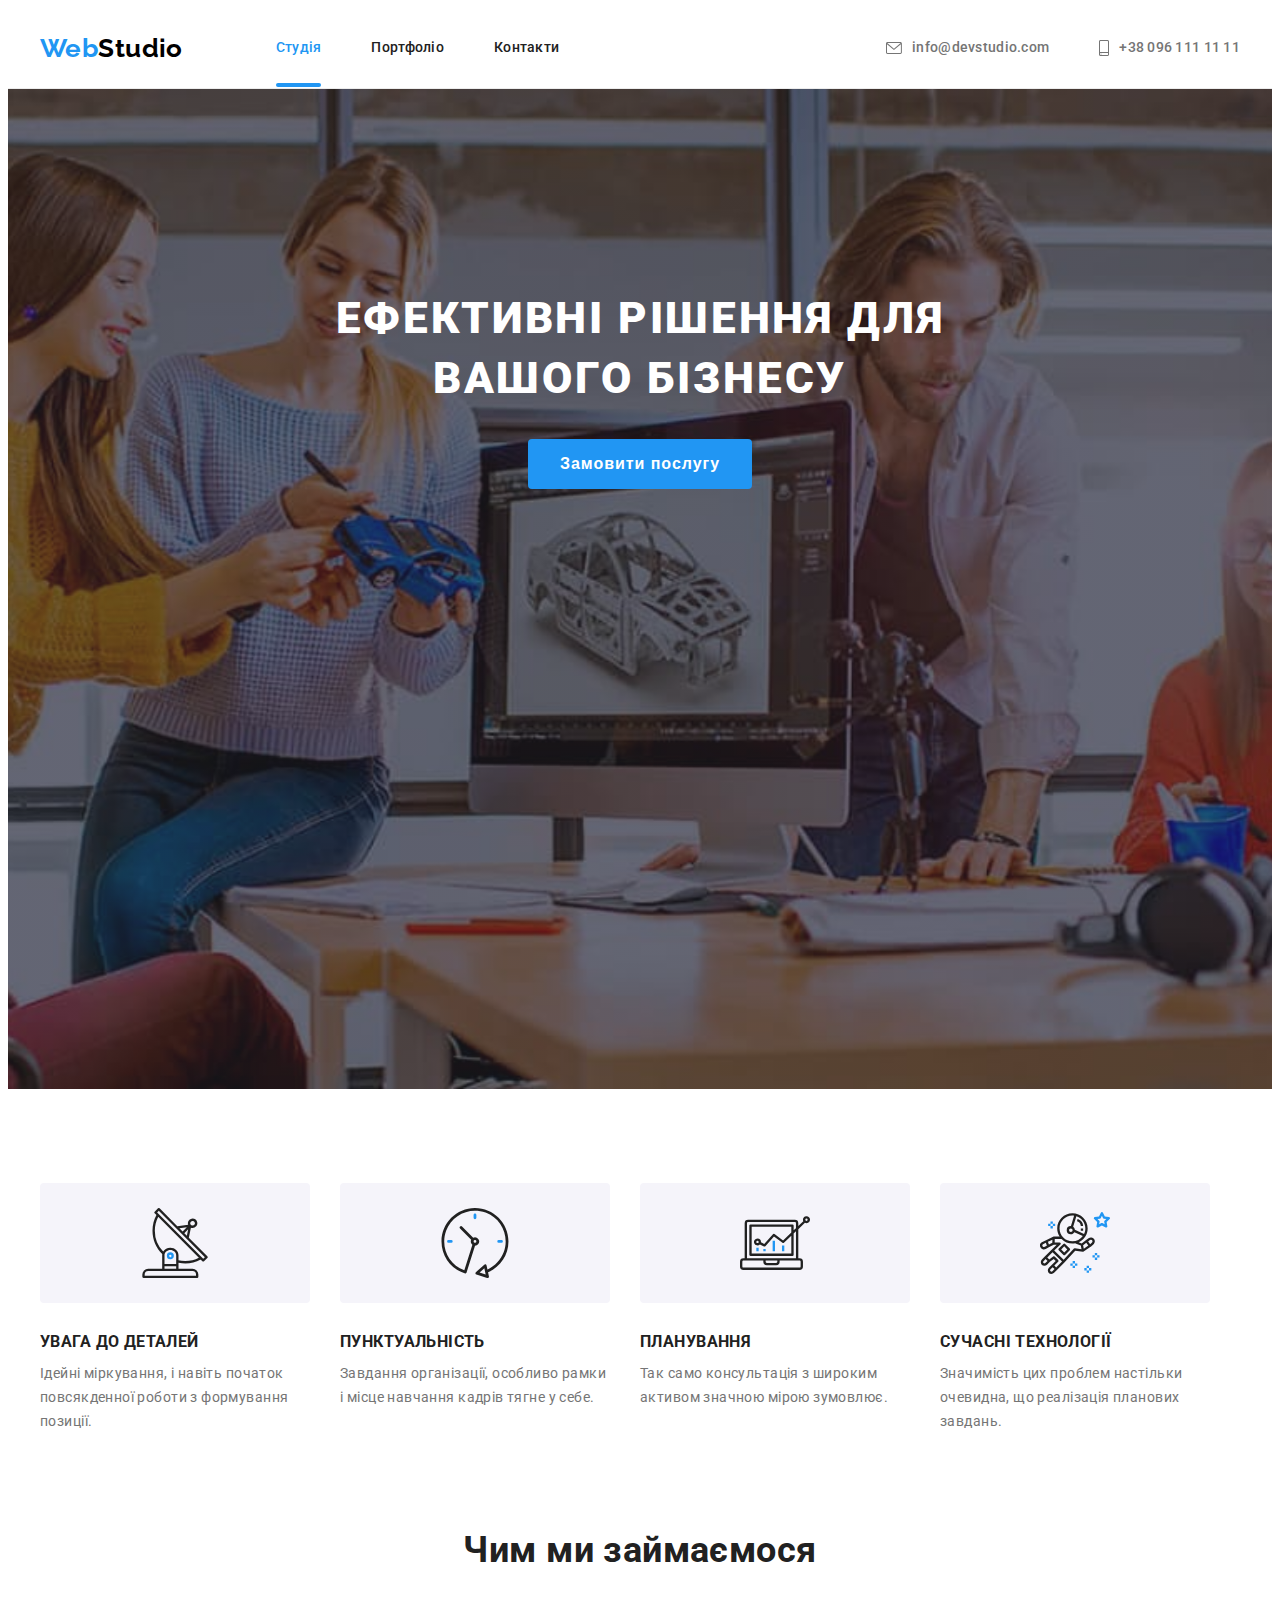
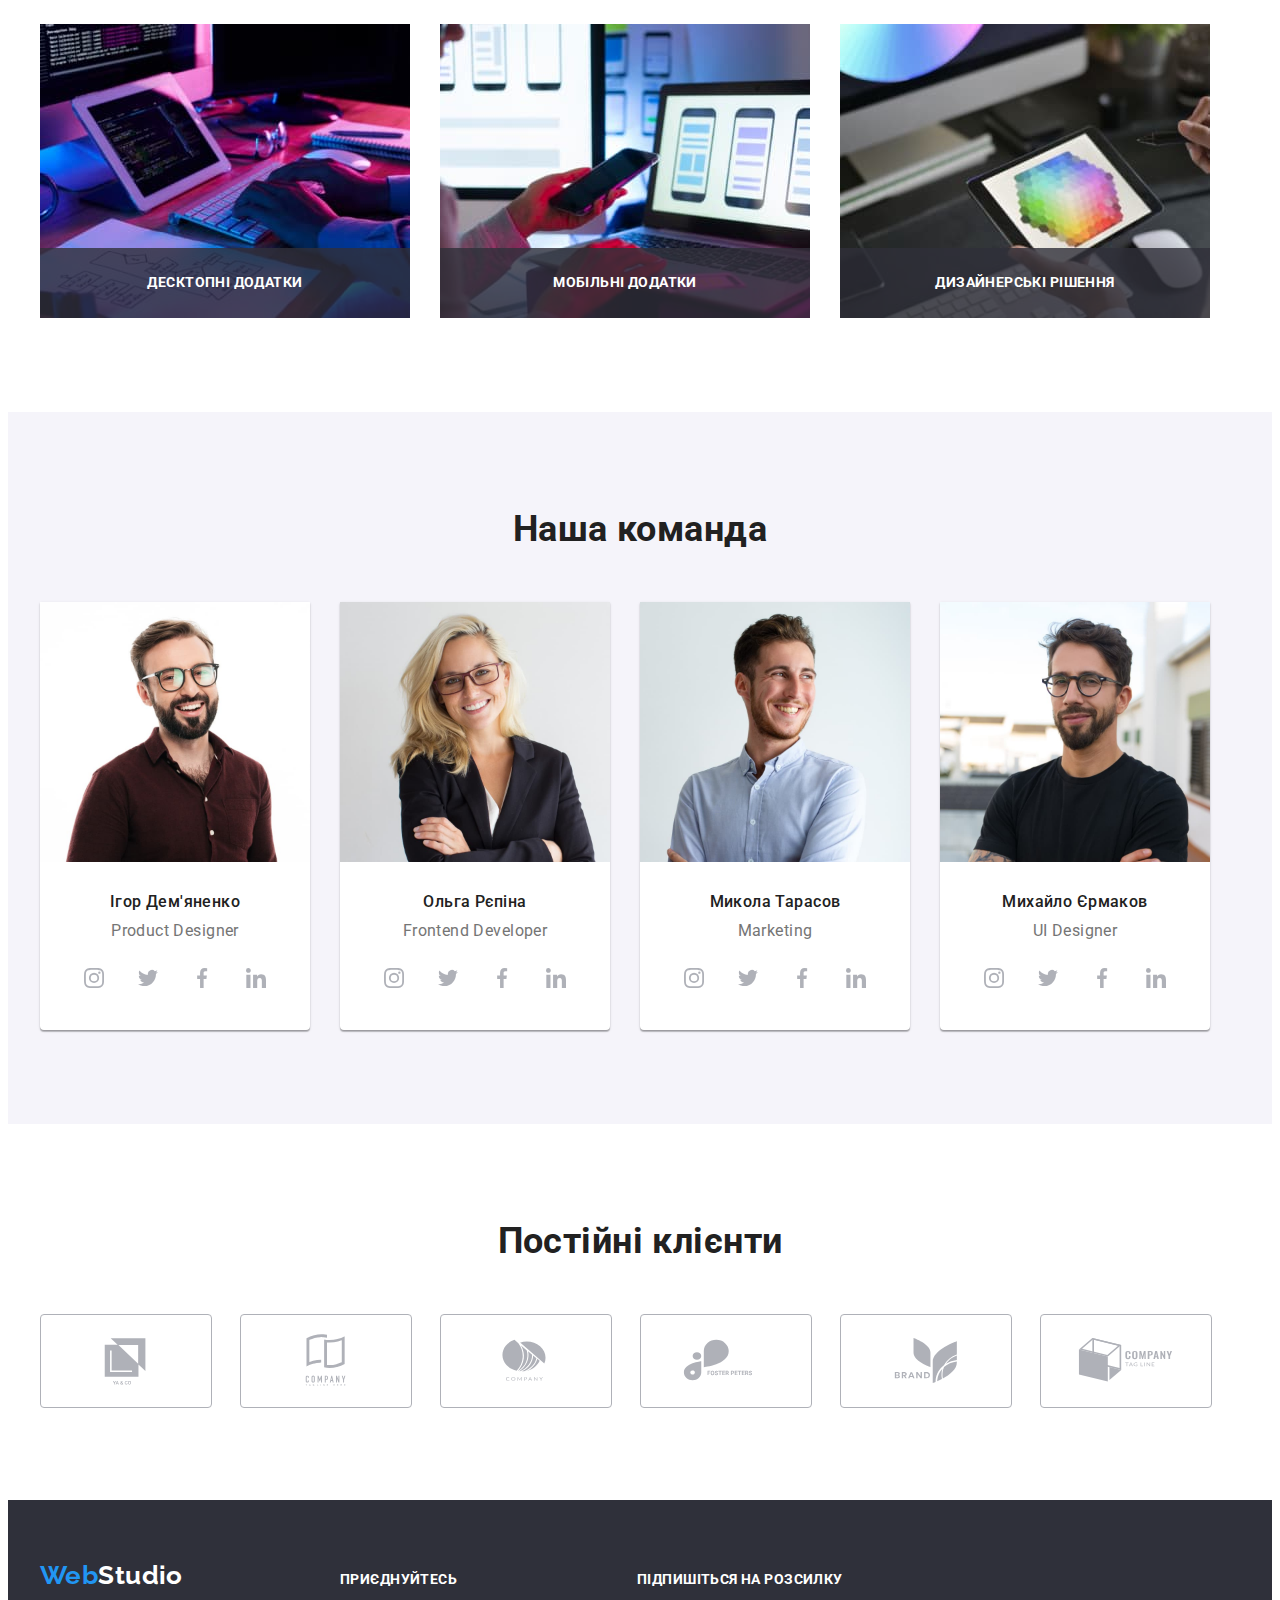
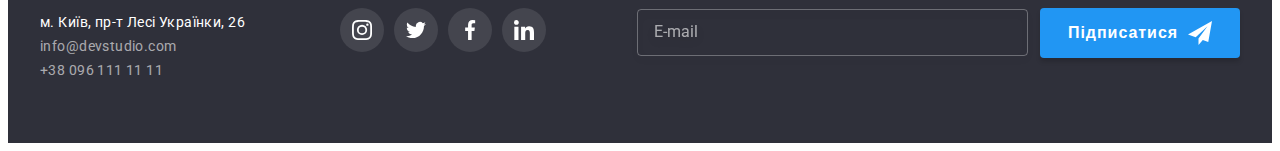
<file: index.html>
<!DOCTYPE html>
<html lang="uk">

<head>
	<meta charset="UTF-8">
	<meta http-equiv="X-UA-Compatible" content="IE=edge">
	<meta name="viewp ort" content="width=device-width, initial-scale=1.0">
	<title>WebStudio</title>

	<link rel="preconnect" href="https://fonts.googleapis.com">
	<link rel="preconnect" href="https://fonts.gstatic.com" crossorigin>
	<link href="https://fonts.googleapis.com/css2?family=Raleway:wght@700&family=Roboto:wght@400;500;700;900&display=swap"
		rel="stylesheet">

	<link rel="stylesheet" href="https://cdnjs.cloudflare.com/ajax/libs/modern-normalize/1.1.0/modern-normalize.min.css"
		integrity="sha512-wpPYUAdjBVSE4KJnH1VR1HeZfpl1ub8YT/NKx4PuQ5NmX2tKuGu6U/JRp5y+Y8XG2tV+wKQpNHVUX03MfMFn9Q=="
		crossorigin="anonymous" referrerpolicy="no-referrer">
	<link rel="stylesheet" href="./css/styles.css">
</head>

<body>
	<header class="header">
		<div class="container header-flex">
			<nav class="nav-site">
				<a href="./index.html" class="logo logo-link">
					Web<span class="logo-header">Studio</span>
				</a>
				<ul class="nav-flex">
					<li class="item"><a href="./index.html" class="nav-text link current">Студія</a></li>
					<li class="item"><a href="./portfolio.html" class="nav-text link">Портфоліо</a></li>
					<li class="item"><a href="#" class="nav-text link">Контакти</a></li>
				</ul>
			</nav>
			<ul class="contact-flex">
				<li class="item item-flex">
					<a href="mailto:info@devstudio.com" class="contact-text link contact-bgr-icon">
						<svg class="contact-icon" width="16" height="12">
							<use href="./images/icons.svg#envelope"></use>
						</svg>
						info@devstudio.com
					</a>
				</li>
				<li class="item item-flex">
					<a href="tel:+380961111111" class="contact-text link contact-bgr-icon">
						<svg class="contact-icon" width="10" height="16">
							<use href="./images/icons.svg#smartphone"></use>
						</svg>
						+38 096 111 11 11
					</a>
				</li>
			</ul>
		</div>
	</header>

	<main>
		<section class="hero">
			<div class="container">
				<h1 class="hero-head">Ефективні рішення для<br>вашого бізнесу</h1>
				<button data-modal-open type="button" class="button design-button hero-button">Замовити послугу</button>
			</div>
		</section>

		<section class="section idea">
			<div class="container">
				<h2 class="visually-hidden">Наші принципи</h2>
				<ul class="list idea-flex">
					<li class="item">
						<div class="idea-bgr-icon">
							<svg class="idea-icon" width="70" height="70">
								<use href="./images/icons.svg#antenna"></use>
							</svg>
						</div>
						<h3 class="idea-head">Увага до деталей</h3>
						<p class="idea-text">Ідейні міркування, і навіть початок повсякденної роботи з формування позиції.</p>
					</li>
					<li class="item">
						<div class="idea-bgr-icon">
							<svg class="idea-icon" width="70" height="70">
								<use href="./images/icons.svg#clock"></use>
							</svg>
						</div>
						<h3 class="idea-head">Пунктуальність</h3>
						<p class="idea-text">Завдання організації, особливо рамки і місце навчання кадрів тягне у себе.</p>
					</li>
					<li class="item">
						<div class="idea-bgr-icon">
							<svg class="idea-icon" width="70" height="70">
								<use href="./images/icons.svg#diagram"></use>
							</svg>
						</div>
						<h3 class="idea-head">Планування</h3>
						<p class="idea-text">Так само консультація з широким активом значною мірою зумовлює.</p>
					</li>
					<li class="item">
						<div class="idea-bgr-icon">
							<svg class="idea-icon" width="70" height="70">
								<use href="./images/icons.svg#astronaut"></use>
							</svg>
						</div>
						<h3 class="idea-head">Сучасні технології</h3>
						<p class="idea-text">Значимість цих проблем настільки очевидна, що реалізація планових завдань.</p>
					</li>
				</ul>
			</div>
		</section>

		<section class="section work">
			<div class="container">
				<h2 class="section-head">Чим ми займаємося</h2>
				<ul class="list work-flex">
					<li class="item pos-relative">
						<img src="./images/box_1.jpg" width="370" alt="Десктопні додатки">
						<p class="work-description">Десктопні додатки</p>
					</li>
					<li class=" item pos-relative">
						<img src="./images/box_2.jpg" width="370" alt="Мобільні додатки">
						<p class="work-description">Мобільні додатки</p>
					</li>
					<li class=" item pos-relative">
						<img src="./images/box_3.jpg" width="370" alt="Дизайнерські рішення">
						<p class="work-description">Дизайнерські рішення</p>
					</li>
				</ul>
			</div>
		</section>

		<section class=" section team">
			<div class="container">
				<h2 class="section-head">Наша команда</h2>
				<ul class="list team-flex">
					<li class="card-employes item">
						<img src="./images/employee_1.jpg" width="270" alt="Фото дизайнера продукту">
						<div class="card-text-employe">
							<h3 class="team-head">Ігор Дем'яненко</h3>
							<p class="team-text" lang="en">Product Designer</p>
							<ul class="list team-soc-contact">
								<li class="soc-items">
									<a href="#" class="link soc-link team-link">
										<svg class="soc-icon" width="20" height="20">
											<use href="./images/icons.svg#instagram"></use>
										</svg>
									</a>
								</li>
								<li class="soc-items">
									<a href="#" class="link soc-link team-link">
										<svg class="soc-icon" width="20" height="20">
											<use href="./images/icons.svg#twitter"></use>
										</svg>
									</a>
								</li>
								<li class="soc-items">
									<a href="#" class="link soc-link team-link">
										<svg class="soc-icon" width="20" height="20">
											<use href="./images/icons.svg#facebook"></use>
										</svg>
									</a>
								</li>
								<li class="soc-items">
									<a href="#" class="link soc-link team-link">
										<svg class="soc-icon" width="20" height="20">
											<use href="./images/icons.svg#linkedin"></use>
										</svg>
									</a>
								</li>
							</ul>
						</div>
					</li>
					<li class="card-employes item">
						<img src="./images/employee_2.jpg" width="270" alt="Фото розробника">
						<div class="card-text-employe">
							<h3 class="team-head">Ольга Рєпіна</h3>
							<p class="team-text" lang="en">Frontend Developer</p>
							<ul class="list team-soc-contact">
								<li class="soc-items">
									<a href="#" class="link soc-link team-link">
										<svg class="soc-icon" width="20" height="20">
											<use href="./images/icons.svg#instagram"></use>
										</svg>
									</a>
								</li>
								<li class="soc-items">
									<a href="#" class="link soc-link team-link">
										<svg class="soc-icon" width="20" height="20">
											<use href="./images/icons.svg#twitter"></use>
										</svg>
									</a>
								</li>
								<li class="soc-items">
									<a href="#" class="link soc-link team-link">
										<svg class="soc-icon" width="20" height="20">
											<use href="./images/icons.svg#facebook"></use>
										</svg>
									</a>
								</li>
								<li class="soc-items">
									<a href="#" class="link soc-link team-link">
										<svg class="soc-icon" width="20" height="20">
											<use href="./images/icons.svg#linkedin"></use>
										</svg>
									</a>
								</li>
							</ul>
						</div>
					</li>
					<li class="card-employes item">
						<img src="./images/employee_3.jpg" width="270" alt="Фото маркетолога">
						<div class="card-text-employe">
							<h3 class="team-head">Микола Тарасов</h3>
							<p class="team-text" lang="en">Marketing</p>
							<ul class="list team-soc-contact">
								<li class="soc-items">
									<a href="#" class="link soc-link team-link">
										<svg class="soc-icon" width="20" height="20">
											<use href="./images/icons.svg#instagram"></use>
										</svg>
									</a>
								</li>
								<li class="soc-items">
									<a href="#" class="link soc-link team-link">
										<svg class="soc-icon" width="20" height="20">
											<use href="./images/icons.svg#twitter"></use>
										</svg>
									</a>
								</li>
								<li class="soc-items">
									<a href="#" class="link soc-link team-link">
										<svg class="soc-icon" width="20" height="20">
											<use href="./images/icons.svg#facebook"></use>
										</svg>
									</a>
								</li>
								<li class="soc-items">
									<a href="#" class="link soc-link team-link">
										<svg class="soc-icon" width="20" height="20">
											<use href="./images/icons.svg#linkedin"></use>
										</svg>
									</a>
								</li>
							</ul>
						</div>
					</li>
					<li class="card-employes item">
						<img src="./images/employee_4.jpg" width="270" alt="Фото дизайнера інтерфейсу">
						<div class="card-text-employe">
							<h3 class="team-head">Михайло Єрмаков</h3>
							<p class="team-text" lang="en">UI Designer</p>
							<ul class="list team-soc-contact">
								<li class="soc-items">
									<a href="#" class="link soc-link team-link">
										<svg class="soc-icon" width="20" height="20">
											<use href="./images/icons.svg#instagram"></use>
										</svg>
									</a>
								</li>
								<li class="soc-items">
									<a href="#" class="link soc-link team-link">
										<svg class="soc-icon" width="20" height="20">
											<use href="./images/icons.svg#twitter"></use>
										</svg>
									</a>
								</li>
								<li class="soc-items">
									<a href="#" class="link soc-link team-link">
										<svg class="soc-icon" width="20" height="20">
											<use href="./images/icons.svg#facebook"></use>
										</svg>
									</a>
								</li>
								<li class="soc-items">
									<a href="#" class="link soc-link team-link">
										<svg class="soc-icon" width="20" height="20">
											<use href="./images/icons.svg#linkedin"></use>
										</svg>
									</a>
								</li>
							</ul>
						</div>
					</li>
				</ul>
			</div>
		</section>

		<section class="section client">
			<div class="container">
				<h2 class="section-head">Постійні клієнти</h2>
				<ul class="list client-flex">
					<li class="client-items">
						<a href="#" class="link client-link">
							<svg class="client-icon" width="106" height="60">
								<use href="./images/icons.svg#client1"></use>
							</svg>
						</a>
					</li>
					<li class="client-items">
						<a href="#" class="link client-link">
							<svg class="client-icon" width="106" height="60">
								<use href="./images/icons.svg#client2"></use>
							</svg>
						</a>
					</li>
					<li class="client-items">
						<a href="#" class="link client-link">
							<svg class="client-icon" width="106" height="60">
								<use href="./images/icons.svg#client3"></use>
							</svg>
						</a>
					</li>
					<li class="client-items">
						<a href="#" class="link client-link">
							<svg class="client-icon" width="106" height="60">
								<use href="./images/icons.svg#client4"></use>
							</svg>
						</a>
					</li>
					<li class="client-items">
						<a href="#" class="link client-link">
							<svg class="client-icon" width="106" height="60">
								<use href="./images/icons.svg#client5"></use>
							</svg>
						</a>
					</li>
					<li class="client-items">
						<a href="#" class="link client-link">
							<svg class="client-icon" width="106" height="60">
								<use href="./images/icons.svg#client6"></use>
							</svg>
						</a>
					</li>
				</ul>
			</div>
		</section>
	</main>

	<footer class="footer">
		<div class="container footer-flex">
			<div class="div-address">
				<a href="./index.html" class="logo logo-link">
					Web<span class="logo-footer">Studio</span>
				</a>
				<address class="address">
					<ul class="list">
						<li>
							<a href="https://goo.gl/maps/BBAmJtsua18arhCD6" class="footer-text link" target="_blank"
								rel="noopener noreferrer nofollow">м. Київ, пр-т Лесі Українки, 26
							</a>
						</li>
						<li><a href="mailto:info@devstudio.com" class="footer-contact link">info@devstudio.com</a></li>
						<li><a href="tel:+380961111111" class="footer-contact link">+38 096 111 11 11</a></li>
					</ul>
				</address>
			</div>
			<div class="div-appeal">
				<p class="appeal-head">Приєднуйтесь</p>
				<ul class="list footer-soc-contact">
					<li class="soc-items">
						<a href="#" class="link soc-link footer-soc-link">
							<svg class="footer-soc-icon" width="20" height="20">
								<use href="./images/icons.svg#instagram"></use>
							</svg>
						</a>
					</li>
					<li class="soc-items">
						<a href="#" class="link soc-link footer-soc-link">
							<svg class="footer-soc-icon" width="20" height="20">
								<use href="./images/icons.svg#twitter"></use>
							</svg>
						</a>
					</li>
					<li class="soc-items">
						<a href="#" class="link soc-link footer-soc-link">
							<svg class="footer-soc-icon" width="20" height="20">
								<use href="./images/icons.svg#facebook"></use>
							</svg>
						</a>
					</li>
					<li class="soc-items">
						<a href="#" class="link soc-link footer-soc-link">
							<svg class="footer-soc-icon" width="20" height="20">
								<use href="./images/icons.svg#linkedin"></use>
							</svg>
						</a>
					</li>
				</ul>
			</div>
			<div class="div-subscription">
				<form class="form-subscription">
					<label for="subscription" class="appeal-head">Підпишіться на розсилку</label>
					<div class="subscription-wrapper">
						<input type="text" placeholder="E-mail" name="subscription" id="subscription">
						<button type="submit" class="button design-button subscription-button">Підписатися
							<svg class="icon-send" width="24" height="24">
								<use href="./images/icons.svg#send"></use>
							</svg>
						</button>
					</div>
				</form>
			</div>
		</div>
	</footer>

	<!-- модалка -->
	<div data-modal class="backdrop is-hidden">
		<form class="modal">
			<p class="form-header">Залиште свої дані, ми вам передзвонимо</p>
			<div class="form-field">
				<label for="name">Ім'я</label>
				<div class="field-input">
					<input type="text" class="active-field" name="name" id="name">
					<svg class="icon-input" width="18" height="18">
						<use href="./images/icons.svg#form-person"></use>
					</svg>
				</div>
			</div>
			<div class="form-field">
				<label for="tel">Телефон</label>
				<div class="field-input">
					<input type="text" class="active-field" name="tel" id="tel">
					<svg class="icon-input" width="18" height="18">
						<use href="./images/icons.svg#form-phone"></use>
					</svg>
				</div>
			</div>
			<div class="form-field">
				<label for="mail">Пошта</label>
				<div class="field-input">
					<input type="text" class="active-field" name="mail" id="mail">
					<svg class="icon-input" width="18" height="18">
						<use href="./images/icons.svg#form-email"></use>
					</svg>
				</div>
			</div>
			<div class="form-field last-field">
				<label for="comment">Коментар</label>
				<textarea class="active-field" name="comment" id="comment" placeholder="Введіть текст" rows="6"></textarea>
			</div>

			<div class="consent">
				<input type="checkbox" class="checkbox-consent visually-hidden" value="" name="consent" id="consent">
				<label for="consent" class="label-consent">
					<span class="checkbox-icon">
						<svg width="18" height="18">
							<use href="./images/icons.svg#check"></use>
						</svg>
					</span>
					<span class="text-consent">Погоджуюся з розсилкою та приймаю</span>
					<span><a href="#" class="link-consent">Умови договору</a></span>
				</label>
			</div>

			<button type="submit" class="button design-button submit-button">Відправити</button>

			<button data-modal-close type="button" class="close-button">
				<svg class="close-modal" width="16" height="15">
					<use href="./images/icons.svg#close"></use>
				</svg>
			</button>
		</form>
	</div>

	<script src="./js/modal.js"></script>
</body>

</html>
</file>
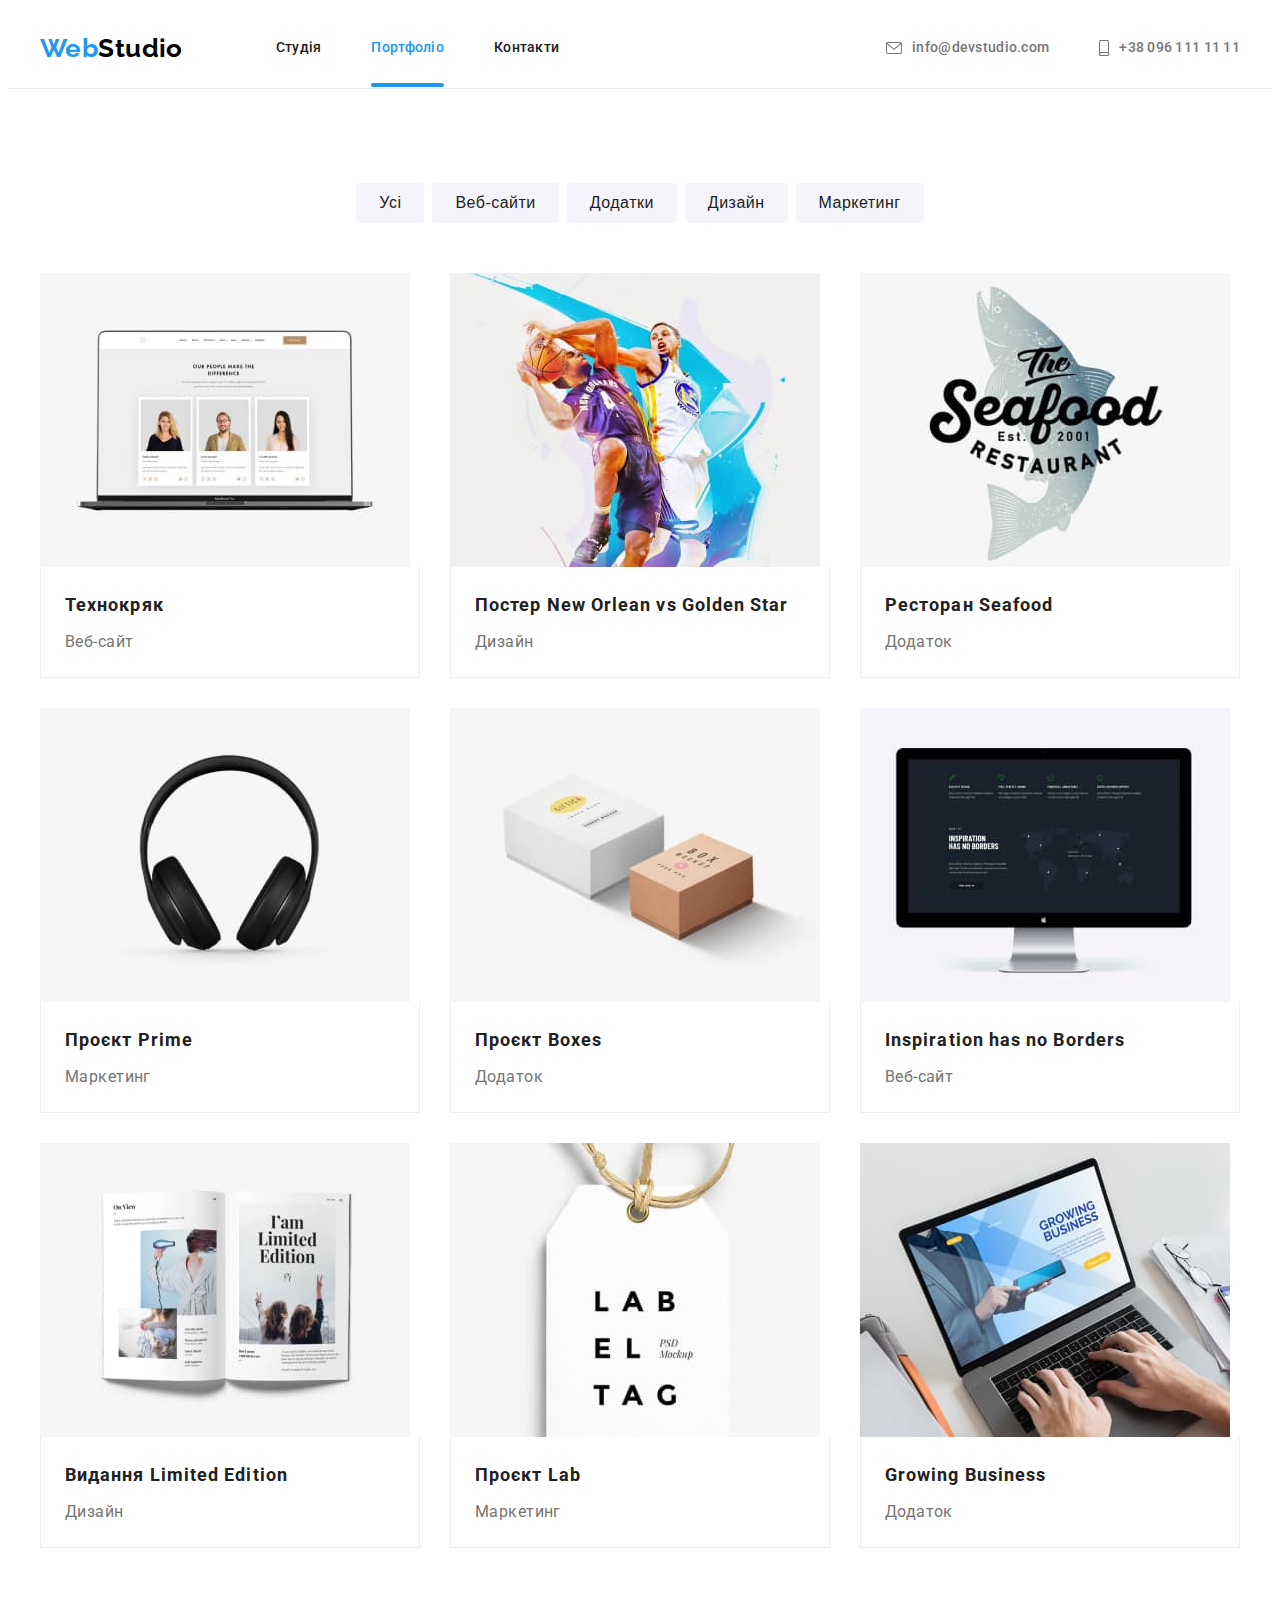
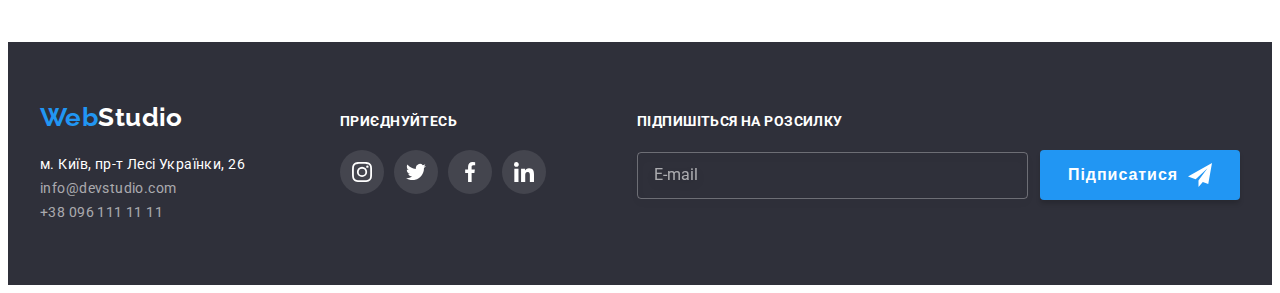
<file: portfolio.html>
<!DOCTYPE html>
<html lang="uk">

<head>
	<meta charset="UTF-8">
	<meta http-equiv="X-UA-Compatible" content="IE=edge">
	<meta name="viewport" content="width=device-width, initial-scale=1.0">
	<title>WebStudio</title>

	<link rel="preconnect" href="https://fonts.googleapis.com">
	<link rel="preconnect" href="https://fonts.gstatic.com" crossorigin>
	<link href="https://fonts.googleapis.com/css2?family=Raleway:wght@700&family=Roboto:wght@400;500;700;900&display=swap"
		rel="stylesheet">

	<link rel="stylesheet" href="https://cdnjs.cloudflare.com/ajax/libs/modern-normalize/1.1.0/modern-normalize.min.css"
		integrity="sha512-wpPYUAdjBVSE4KJnH1VR1HeZfpl1ub8YT/NKx4PuQ5NmX2tKuGu6U/JRp5y+Y8XG2tV+wKQpNHVUX03MfMFn9Q=="
		crossorigin="anonymous" referrerpolicy="no-referrer">
	<link rel="stylesheet" href="./css/styles.css">
</head>

<body>
	<header class="header">
		<div class="container header-flex">
			<nav class="nav-site">
				<a href="./index.html" class="logo logo-link">
					Web<span class="logo-header">Studio</span>
				</a>
				<ul class="nav-flex">
					<li class="item"><a href="./index.html" class="nav-text link">Студія</a></li>
					<li class="item"><a href="./portfolio.html" class="nav-text link current">Портфоліо</a></li>
					<li class="item"><a href="#" class="nav-text link">Контакти</a></li>
				</ul>
			</nav>
			<ul class="contact-flex">
				<li class="item item-flex">
					<a href="mailto:info@devstudio.com" class="contact-text link contact-bgr-icon">
						<svg class="contact-icon" width="16" height="12">
							<use href="./images/icons.svg#envelope"></use>
						</svg>
						info@devstudio.com
					</a>
				</li>
				<li class="item item-flex">
					<a href="tel:+380961111111" class="contact-text link contact-bgr-icon">
						<svg class="contact-icon" width="10" height="16">
							<use href="./images/icons.svg#smartphone"></use>
						</svg>
						+38 096 111 11 11
					</a>
				</li>
			</ul>
		</div>
	</header>

	<main>
		<section class="section projects">
			<div class="container">
				<h1 class="visually-hidden">Наші проекти</h1>
				<ul class="list button-flex">
					<li class="item"><button type="button" class="button projects-button">Усі</button></li>
					<li class="item"><button type="button" class="button projects-button">Веб-сайти</button></li>
					<li class="item"><button type="button" class="button projects-button">Додатки</button></li>
					<li class="item"><button type="button" class="button projects-button">Дизайн</button></li>
					<li class="item"><button type="button" class="button projects-button">Маркетинг</button></li>
				</ul>

				<ul class="list projects-flex">
					<li class="card-progects item">
						<a href="#" class="card-link link">
							<div class="pos-relative">
								<img src="./images/development_1.jpg" width="370" class="projects-img" alt="Сторінка сайту">
								<p class="progect-description">Ресурс пропонує комплексні пропозиції з різним рівнем функціоналу та
									сервісів.
									Все це дозволить відвідувачу отримати вичерпні відомості про компанію чи приватну особу.
								</p>
							</div>
							<div class="card-text-progect">
								<h2 class="projects-head">Технокряк</h2>
								<p class="projects-text">Веб-сайт</p>
							</div>
						</a>
					</li>
					<li class="card-progects item">
						<a href="#" class="card-link link">
							<div class="pos-relative">
								<img src="./images/development_2.jpg" width="370" class="projects-img"
									alt="На постері баскетболісти з м'ячем">
								<p class="progect-description">Lorem ipsum dolor sit amet consectetur adipisicing elit.
									Consequuntur non laborum possimus distinctio ratione qui dolore.
									Obcaecati ab consequuntur nesciunt architecto doloremque.
								</p>
							</div>
							<div class="card-text-progect">
								<h2 class="projects-head">Постер <span lang="en">New Orlean vs Golden Star</span></h2>
								<p class="projects-text">Дизайн</p>
							</div>
						</a>
					</li>
					<li class="card-progects item">
						<a href="#" class="card-link link">
							<div class="pos-relative">
								<img src="./images/development_3.jpg" width="370" class="projects-img" alt="Логотип ресторану">
								<p class="progect-description">Lorem ipsum dolor sit amet consectetur adipisicing elit.
									Consequuntur non laborum possimus distinctio ratione qui dolore.
									Obcaecati ab consequuntur nesciunt architecto doloremque.
								</p>
							</div>
							<div class="card-text-progect">
								<h2 class="projects-head">Ресторан <span lang="en">Seafood</span></h2>
								<p class="projects-text">Додаток</p>
							</div>
						</a>
					</li>
					<li class="card-progects item">
						<a href="#" class="card-link link">
							<div class="pos-relative">
								<img src="./images/development_4.jpg" width="370" class="projects-img" alt="Аудіонавушники">
								<p class="progect-description">Lorem ipsum dolor sit amet consectetur adipisicing elit.
									Consequuntur non laborum possimus distinctio ratione qui dolore.
									Obcaecati ab consequuntur nesciunt architecto doloremque.
								</p>
							</div>
							<div class="card-text-progect">
								<h2 class="projects-head">Проєкт <span lang="en">Prime</span></h2>
								<p class="projects-text">Маркетинг</p>
							</div>
						</a>
					</li>
					<li class="card-progects item">
						<a href="#" class="card-link link">
							<div class="pos-relative">
								<img src="./images/development_5.jpg" width="370" class="projects-img"
									alt="Дві коробки різного розміру та кольору">
								<p class="progect-description">Lorem ipsum dolor sit amet consectetur adipisicing elit.
									Consequuntur non laborum possimus distinctio ratione qui dolore.
									Obcaecati ab consequuntur nesciunt architecto doloremque.
								</p>
							</div>
							<div class="card-text-progect">
								<h2 class="projects-head">Проєкт <span lang="en">Boxes</span></h2>
								<p class="projects-text">Додаток</p>
							</div>
						</a>
					</li>
					<li class="card-progects item">
						<a href="#" class="card-link link">
							<div class="pos-relative">
								<img src="./images/development_6.jpg" width="370" class="projects-img" alt="На моніторі сторінка сайту">
								<p class="progect-description">Lorem ipsum dolor sit amet consectetur adipisicing elit.
									Consequuntur non laborum possimus distinctio ratione qui dolore.
									Obcaecati ab consequuntur nesciunt architecto doloremque.
								</p>
							</div>
							<div class="card-text-progect">
								<h2 class="projects-head" lang="en">Inspiration has no Borders</h2>
								<p class="projects-text">Веб-сайт</p>
							</div>
						</a>
					</li>
					<li class="card-progects item">
						<a href="#" class="card-link link">
							<div class="pos-relative">
								<img src="./images/development_7.jpg" width="370" class="projects-img" alt="Розворот книги">
								<p class="progect-description">Lorem ipsum dolor sit amet consectetur adipisicing elit.
									Consequuntur non laborum possimus distinctio ratione qui dolore.
									Obcaecati ab consequuntur nesciunt architecto doloremque.
								</p>
							</div>
							<div class="card-text-progect">
								<h2 class="projects-head">Видання <span lang="en">Limited Edition</span></h2>
								<p class="projects-text">Дизайн</p>
							</div>
						</a>
					</li>
					<li class="card-progects item">
						<a href="#" class="card-link link">
							<div class="pos-relative">
								<img src="./images/development_8.jpg" width="370" class="projects-img"
									alt="Бірка з написом 'Lab el tag'">
								<p class="progect-description">Lorem ipsum dolor sit amet consectetur adipisicing elit.
									Consequuntur non laborum possimus distinctio ratione qui dolore.
									Obcaecati ab consequuntur nesciunt architecto doloremque.
								</p>
							</div>
							<div class="card-text-progect">
								<h2 class="projects-head">Проєкт <span lang="en">Lab</span></h2>
								<p class="projects-text">Маркетинг</p>
							</div>
						</a>
					</li>
					<li class="card-progects item">
						<a href="#" class="card-link link">
							<div class="pos-relative">
								<img src="./images/development_9.jpg" width="370" class="projects-img"
									alt="На екрані ноутбука сторінка додатку">
								<p class="progect-description">Lorem ipsum dolor sit amet consectetur adipisicing elit.
									Consequuntur non laborum possimus distinctio ratione qui dolore.
									Obcaecati ab consequuntur nesciunt architecto doloremque.
								</p>
							</div>
							<div class="card-text-progect">
								<h2 class="projects-head" lang="en">Growing Business</h2>
								<p class="projects-text">Додаток</p>
							</div>
						</a>
					</li>
				</ul>
			</div>
		</section>
	</main>

	<footer class="footer">
		<div class="container footer-flex">
			<div class="div-address">
				<a href="./index.html" class="logo logo-link">
					Web<span class="logo-footer">Studio</span>
				</a>
				<address class="address">
					<ul class="list">
						<li>
							<a href="https://goo.gl/maps/BBAmJtsua18arhCD6" class="footer-text link" target="_blank"
								rel="noopener noreferrer nofollow">м. Київ, пр-т Лесі Українки, 26
							</a>
						</li>
						<li><a href="mailto:info@devstudio.com" class="footer-contact link">info@devstudio.com</a></li>
						<li><a href="tel:+380961111111" class="footer-contact link">+38 096 111 11 11</a></li>
					</ul>
				</address>
			</div>
			<div class="div-appeal">
				<p class="appeal-head">Приєднуйтесь</p>
				<ul class="list footer-soc-contact">
					<li class="soc-items">
						<a href="#" class="link soc-link footer-soc-link">
							<svg class="footer-soc-icon" width="20" height="20">
								<use href="./images/icons.svg#instagram"></use>
							</svg>
						</a>
					</li>
					<li class="soc-items">
						<a href="#" class="link soc-link footer-soc-link">
							<svg class="footer-soc-icon" width="20" height="20">
								<use href="./images/icons.svg#twitter"></use>
							</svg>
						</a>
					</li>
					<li class="soc-items">
						<a href="#" class="link soc-link footer-soc-link">
							<svg class="footer-soc-icon" width="20" height="20">
								<use href="./images/icons.svg#facebook"></use>
							</svg>
						</a>
					</li>
					<li class="soc-items">
						<a href="#" class="link soc-link footer-soc-link">
							<svg class="footer-soc-icon" width="20" height="20">
								<use href="./images/icons.svg#linkedin"></use>
							</svg>
						</a>
					</li>
				</ul>
			</div>
			<div class="div-subscription">
				<label for="subscription" class="appeal-head">Підпишіться на розсилку</label>
				<div class="subscription-wrapper">
					<input type="text" placeholder="E-mail" name="subscription" id="subscription">
					<button type="submit" class="button design-button subscription-button">Підписатися</button>
					<svg class="icon-send" width="24" height="24">
						<use href="./images/icons.svg#send"></use>
					</svg>
				</div>
			</div>
		</div>
	</footer>
</body>

</html>
</file>
<file: css/styles.css>
:root {
	--color-accent: #2196f3;
	--color-btn-active: #188ce8;
	--color-main: #757575;
	--color-header: #212121;
	--color-logo: #000000;
	--color-bgr-head: #ffffff;
	--color-bgr-main: #f5f5f5;
	--color-bgr-alternative: #f5f4fa;
	--color-bgr-hero: #c4c4c4;
	--color-bgr-footer: #2f303a;
	--color-border-section: #ececec;
	--color-border-card: #eeeeee;
	--color-border-client: #afb1b8;
	--color-footer-contact: rgba(255, 255, 255, 0.6);
	--color-gradient: rgba(47, 48, 58, 0.4);
	--color-bgr-icon: rgba(255, 255, 255, 0.1);
	--color-icon: #afb1b8;

	--time-animation: 250ms;
	--timing-function: cubic-bezier(0.4, 0, 0.2, 1);
}

body {
	background-color: var(--color-bgr-head);

	font-family: "Roboto", sans-serif;
	font-size: 14px;
	line-height: 1.71;
	letter-spacing: 0.03em;
	color: var(--color-main);
}

img {
	display: block;
	max-width: 100%;
	height: auto;
}

h1,
h2,
h3,
h4,
h5,
h6,
p {
	margin-top: 0;
	margin-bottom: 0;
}

.link,
.logo-link {
	text-decoration: none;
	font-style: normal;
}

.link {
	color: var(--color-main);

	transition:
		color var(--time-animation) var(--timing-function);
}

.link:hover,
.link:focus {
	color: var(--color-accent);
}

/* --- container --- */
.container {
	width: 1200px;
	padding: 0 15px;

	margin-top: 0;
	margin-left: auto;
	margin-right: auto;
	margin-bottom: 0;
}

/* --- header --- */
.header {
	border-bottom: 1px solid var(--color-border-section);
}

.logo {
	display: inline-block;

	font-family: "Raleway", sans-serif;
	font-weight: 700;
	font-size: 26px;
	line-height: 1.19;
	color: var(--color-accent);
}

.logo-header {
	color: var(--color-logo);
}

.header-flex {
	display: flex;
	align-items: center;
}

.nav-site {
	align-items: center;
}

.nav-site,
.nav-flex,
.contact-flex {
	display: flex;
	padding: 0;
	margin: 0;
}

.nav-flex {
	margin-left: 93px;
}

.nav-flex>.item {
	display: block;
}

.contact-flex {
	margin-left: auto;
}

.item-flex {
	display: flex;
	align-items: center;
}

.contact-bgr-icon {
	display: flex;
	align-items: center;

	color: var(--color-main);
}

.contact-bgr-icon:hover {
	color: var(--color-accent);
}

.contact-icon {
	display: inline-block;
	margin-right: 10px;
	fill: currentColor;
}

.nav-flex .link,
.contact-flex .link {
	padding-top: 32px;
	padding-bottom: 32px;
}

.nav-flex>.item:not(:last-child),
.contact-flex>.item:not(:last-child) {
	margin-right: 50px;
}

.idea-flex,
.work-flex,
.team-flex,
.client-flex {
	display: flex;
}

.idea-flex>.item:not(:last-child),
.work-flex>.item:not(:last-child),
.team-flex>.item:not(:last-child),
.client-flex>.item:not(:last-child) {
	margin-right: 30px;
}

.nav-text {
	color: var(--color-header);
}

.nav-text,
.contact-text {
	font-weight: 500;
	line-height: 1.14;
	letter-spacing: 0.02em;
}

.current {
	position: relative;
	color: var(--color-accent);
}

.current::after {
	content: "";
	position: absolute;
	left: 0;
	bottom: 0;
	width: 100%;
	height: 4px;

	background-color: var(--color-accent);
	border-radius: 2px;
}

/* --- hero --- */
.hero {
	max-width: 1600px;
	height: 600px;
	margin-left: auto;
	margin-right: auto;
	padding: 200px 0;
	background-color: var(--color-bgr-hero);

	background-image: linear-gradient(to right,
			var(--color-gradient),
			var(--color-gradient)),
		url("../images/img_hero.jpg");
	background-position: center;
	background-repeat: no-repeat;
	background-size: cover;

	text-align: center;
}

.hero-head {
	margin-bottom: 30px;

	font-weight: 900;
	font-size: 44px;
	line-height: 1.36;
	letter-spacing: 0.06em;
	text-transform: uppercase;
	color: var(--color-bgr-head);
}

.button {
	display: inline-block;
	border: 1px solid transparent;
	border-radius: 4px;

	font-size: 16px;

	cursor: pointer;
}

.design-button {
	background-color: var(--color-accent);

	font-weight: 700;
	line-height: 1.88;
	letter-spacing: 0.06em;
	color: var(--color-bgr-head);

	border: none;
}

.hero-button {
	min-width: 216px;
	padding: 10px 32px;

	box-shadow: 0;
	transition:
		background-color var(--time-animation) var(--timing-function),
		box-shadow var(--time-animation) var(--timing-function);
}

.hero-button:hover,
.hero-button:focus {
	background-color: var(--color-btn-active);
	box-shadow: 0px 4px 4px rgba(0, 0, 0, 0.15);
}

/* --- section idea --- */
.section {
	padding-top: 94px;
	padding-bottom: 94px;
}

.visually-hidden {
	position: absolute;
	width: 1px;
	height: 1px;
	margin: -1px;
	border: 0;
	padding: 0;

	white-space: nowrap;
	clip-path: inset(100%);
	clip: rect(0 0 0 0);
	overflow: hidden;
}

.list {
	padding: 0;
	margin: 0;
	list-style-type: none;
}

.idea-flex>.item {
	width: 270px;
}

.idea-bgr-icon {
	display: flex;
	width: 100%;
	height: 120px;
	margin-bottom: 30px;
	align-items: center;
	justify-content: center;
	background-color: var(--color-bgr-alternative);
	border-radius: 4px;
}

.idea-head {
	margin-bottom: 10px;

	font-weight: 700;
	line-height: 1.14;
	text-transform: uppercase;
	color: var(--color-header);
}

/* --- section work --- */
.work {
	padding-top: 0;
}

.section-head {
	margin-bottom: 50px;

	font-weight: 700;
	font-size: 36px;
	line-height: 1.28;
	text-align: center;
	color: var(--color-header);
}

.pos-relative {
	position: relative;
	overflow: hidden;
}

.work-description {
	position: absolute;
	display: flex;
	align-items: center;
	justify-content: center;
	bottom: 0;
	left: 0;

	width: 100%;
	height: 70px;
	background-color: rgba(47, 48, 58, 0.8);

	line-height: 1.14;
	color: var(--color-bgr-head);
	text-transform: uppercase;
	font-weight: 700;
}

/* --- section team --- */
.team {
	background-color: var(--color-bgr-alternative);
}

.card-employes,
.card-progects {
	background-color: var(--color-bgr-head);
}

.card-employes {
	width: 270px;

	box-shadow: 0px 1px 3px rgba(0, 0, 0, 0.12),
		0px 1px 1px rgba(0, 0, 0, 0.14),
		0px 2px 1px rgba(0, 0, 0, 0.2);
	border-radius: 0px 0px 4px 4px;
}

.card-text-employe {
	padding: 30px 32px;
	text-align: center;
}

.team-head {
	margin-bottom: 10px;

	font-weight: 500;
	font-size: 16px;
	line-height: 1.19;
	color: var(--color-header);
}

.team-text {
	margin-bottom: 16px;
}

.team-head,
.team-text {
	font-size: 16px;
	line-height: 1.19;
}

.team-soc-contact {
	display: flex;
	margin: 0;
}

.soc-items {
	width: 44px;
	height: 44px;
}

.soc-items:not(:last-child) {
	margin-right: 10px;
}

.soc-link {
	display: flex;
	width: 100%;
	height: 100%;
	border-radius: 50%;
	justify-content: center;
	align-items: center;
}

.team-link {
	background-color: var(--color-bgr-head);
	color: var(--color-icon);

	transition:
		background-color var(--time-animation) var(--timing-function),
		color var(--time-animation) var(--timing-function);
}

.soc-icon {
	fill: currentColor;
}

.team-link:hover,
.team-link:focus {
	background-color: var(--color-accent);
	color: var(--color-bgr-head);
}

.team-link:hover .soc-icon,
.team-link:focus .soc-icon {
	fill: var(--color-bgr-head);
}

/* --- client --- */
.client-flex {
	display: flex;
}

.client-flex .client-items {
	box-sizing: border-box;
}

.client-items {
	width: 170px;
	height: 92px;
}

.client-items:not(:last-child) {
	margin-right: 30px;
}

.client-link {
	display: flex;
	width: 100%;
	height: 100%;
	justify-content: center;
	align-items: center;

	color: var(--color-icon);
	border: 1px solid var(--color-border-client);
	border-radius: 4px;

	transition:
		border var(--time-animation) var(--timing-function),
		color var(--time-animation) var(--timing-function);
}

.client-icon {
	fill: currentColor;
}

.client-link:hover,
.client-link:focus {
	border: 1px solid var(--color-accent);
	color: var(--color-accent);
}

/* --- footer --- */
.footer {
	padding: 60px 0;
	background-color: var(--color-bgr-footer);
}

.footer-flex {
	display: flex;
	align-items: baseline;
}

.div-address {
	margin-right: 30px;
}

.address {
	width: 270px;
}

.footer .logo {
	margin-bottom: 20px;
}

.logo-footer,
.footer-text {
	color: var(--color-bgr-head);
}

.footer-contact {
	color: var(--color-footer-contact);
}

.appeal-head {
	display: block;
	margin-bottom: 20px;

	font-weight: 700;
	line-height: 1.14;
	text-transform: uppercase;
	color: var(--color-bgr-head);
}

.footer-soc-contact {
	display: flex;
	padding: 0;
	margin: 0;
}

.footer-soc-link {
	background-color: var(--color-bgr-icon);
	color: var(--color-bgr-head);

	transition:
		background-color var(--time-animation) var(--timing-function);
}

.footer-soc-icon {
	fill: currentColor;
}

.footer-soc-link:hover,
.footer-soc-link:focus {
	background-color: var(--color-accent);
}

.footer-soc-link:hover .footer-soc-icon,
.footer-soc-link:focus .footer-soc-icon {
	color: var(--color-bgr-head);
}

.div-subscription {
	margin-left: auto;
}

.div-subscription input {
	padding: 15px;
	padding-left: 16px;
	margin-right: 12px;

	width: 358px;
	font-family: inherit;
	background-color: rgba(33, 150, 243, 0);
	color: var(--color-bgr-head);

	border: 1px solid rgba(255, 255, 255, 0.3);
	filter: drop-shadow(0px 4px 4px rgba(0, 0, 0, 0.15));
	border-radius: 4px;
}

.div-subscription input::placeholder {
	font-size: 16px;
	line-height: 1.25;
	color: rgba(255, 255, 255, 0.6);
}

.subscription-wrapper {
	display: flex;
	justify-content: center;
	align-items: center;
	position: relative;
}

.subscription-button {
	display: inline-block;
	min-width: 200px;
	padding: 10px 28px;

	text-align: left;
	box-shadow: 0px 4px 4px rgba(0, 0, 0, 0.15);
	background-color: var(--color-accent);
}

.subscription-button:hover,
.subscription-button:focus {
	background-color: var(--color-accent);
}

.icon-send {
	position: absolute;
	top: 50%;
	right: 28px;

	transform: translateY(-50%);
}

/* --- portfolio --- */
.button-flex {
	display: flex;
	justify-content: center;
}

.button-flex {
	margin-bottom: 50px;
}

.button-flex>.item:not(:last-child) {
	margin-right: 8px;
}

.projects-button {
	padding: 6px 22px;
	background-color: var(--color-bgr-alternative);

	font-weight: 500;
	font-size: 16px;
	line-height: 1.63;
	letter-spacing: 0.03em;
	color: var(--color-header);

	box-shadow: 0;
	transition:
		background-color var(--time-animation) var(--timing-function),
		color var(--time-animation) var(--timing-function),
		box-shadow var(--time-animation) var(--timing-function);
}

.projects-button:hover,
.projects-button:focus {
	background-color: var(--color-accent);
	color: var(--color-bgr-head);
	box-shadow: 0px 3px 1px rgba(0, 0, 0, 0.1),
		0px 1px 2px rgba(0, 0, 0, 0.08),
		0px 2px 2px rgba(0, 0, 0, 0.12);
}

.projects-flex {
	display: flex;
	flex-wrap: wrap;
}

.projects-flex .item {
	width: calc((100% - 60px) / 3);
}

.projects-flex .item:not(:nth-child(3n)) {
	margin-right: 30px;
}

.projects-flex .item:not(:nth-last-child(-n+3)) {
	margin-bottom: 30px;
}

.card-progects {
	width: 370px;
	background-color: var(--color-bgr-head);
}

.card-link {
	display: block;
	width: 100%;
	height: 100%;

	box-shadow: 0;
	transition:
		box-shadow var(--time-animation) var(--timing-function);
}

.card-link:hover,
.card-link:focus {
	box-shadow: 0px 1px 1px rgba(0, 0, 0, 0.12),
		0px 4px 4px rgba(0, 0, 0, 0.06),
		1px 4px 6px rgba(0, 0, 0, 0.16);
}

.progect-description {
	position: absolute;
	display: flex;
	align-items: center;
	top: 0;
	left: 0;

	width: 100%;
	height: 100%;
	padding: 24px;
	background-color: rgba(33, 150, 243, 0.9);

	font-size: 18px;
	line-height: 1.56;
	color: var(--color-bgr-head);

	transform: translateY(100%);
	opacity: 0;
	transition:
		transform var(--time-animation) var(--timing-function),
		opacity var(--time-animation) var(--timing-function);
}

.card-link:hover .progect-description,
.card-link:focus .progect-description {
	transform: translateY(0);
	opacity: 1;
}

.card-text-progect {
	padding: 20px 24px;
	border-right: 1px solid var(--color-border-card);
	border-bottom: 1px solid var(--color-border-card);
	border-left: 1px solid var(--color-border-card);
}

.projects-head {
	margin-bottom: 4px;

	font-weight: 700;
	font-size: 18px;
	line-height: 2.0;
	letter-spacing: 0.06em;
	color: var(--color-header);
}

.projects-text {
	font-size: 16px;
	line-height: 1.88;
	color: var(--color-main);
}

/* --- модалка --- */
.backdrop {
	position: fixed;
	top: 0;
	left: 0;
	width: 100%;
	height: 100%;

	background-color: rgba(0, 0, 0, 0.2);
	opacity: 1;
	transition:
		opacity var(--time-animation) var(--timing-function);
}

.backdrop.is-hidden {
	pointer-events: none;
	opacity: 0;
}

.backdrop.is-hidden .modal {
	opacity: 0;
	transform: translate(-50%, -50%) scale(0);
}

.modal {
	display: flex;
	flex-direction: column;
	position: absolute;
	top: 50%;
	left: 50%;

	width: 528px;
	padding: 40px;

	font-family: inherit;

	justify-content: center;
	align-items: center;

	background: var(--color-bgr-head);
	box-shadow: 0px 1px 3px rgba(0, 0, 0, 0.12),
		0px 1px 1px rgba(0, 0, 0, 0.14),
		0px 2px 1px rgba(0, 0, 0, 0.2);
	border-radius: 4px;

	opacity: 1;
	transform: translate(-50%, -50%) scale(1);
	transition:
		opacity var(--time-animation) var(--timing-function) var(--time-animation),
		transform var(--time-animation) var(--timing-function) var(--time-animation);
}

.form-header {
	margin-bottom: 12px;
	font-weight: 700;
	font-size: 20px;
	line-height: 1.15;
	color: var(--color-header);
}

.form-field {
	display: flex;
	flex-direction: column;
	margin-bottom: 10px;

	width: 100%;
}

.last-field {
	margin-bottom: 20px;
}

.form-field label {
	margin-bottom: 4px;

	font-size: 12px;
	line-height: 1.17;
	letter-spacing: 0.01em;
	color: var(--color-main);
}

.field-input {
	display: flex;
	flex-direction: column;
	position: relative;

	width: 100%;
}

.field-input input {
	padding: 11px;
	padding-left: 42px;

	border: 1px solid rgba(33, 33, 33, 0.2);
	border-radius: 4px;

	transition:
		border var(--time-animation) var(--timing-function);
}

.active-field:hover,
.active-field:focus {
	outline: none;
	border: 1px solid var(--color-accent);
}

.active-field:hover+.icon-input,
.active-field:focus+.icon-input {
	fill: var(--color-accent);
}

.icon-input {
	position: absolute;
	top: 50%;
	left: 12px;

	fill: var(--color-header);
	transform: translateY(-50%);

	transition:
		fill var(--time-animation) var(--timing-function);
}

.form-field textarea {
	padding: 11px 16px;

	border: 1px solid rgba(33, 33, 33, 0.2);
	border-radius: 4px;

	resize: none;
	transition:
		border var(--time-animation) var(--timing-function);
}

.form-field textarea::placeholder {
	font-size: 12px;
	line-height: 1.17;
	letter-spacing: 0.01em;
	color: rgba(117, 117, 117, 0.5);
}

.consent {
	margin-bottom: 30px;
}

.label-consent {
	display: flex;
	justify-content: center;
	align-items: center;
}

.checkbox-icon {
	display: flex;
	justify-content: center;
	align-items: center;
	margin-right: 8px;

	width: 16px;
	height: 16px;

	border: 2px solid var(--color-header);
	border-radius: 2px;
	transition:
		border var(--time-animation) var(--timing-function);
}

.checkbox-icon>svg {
	fill: transparent;
	transition:
		fill var(--time-animation) var(--timing-function);
}

.checkbox-consent:checked+.label-consent>.checkbox-icon {
	border: none;
}

.checkbox-consent:checked+.label-consent svg {
	fill: var(--color-accent);
}

.text-consent {
	margin-right: 4px;
}

.link-consent {
	color: var(--color-accent);
}

.submit-button {
	display: block;
	min-width: 200px;
	padding: 10px 52px;

	box-shadow: 0px 4px 4px rgba(0, 0, 0, 0.15);
	background-color: var(--color-accent);
	transition:
		background-color var(--time-animation) var(--timing-function);
}

.submit-button:hover,
.submit-button:focus {
	background-color: var(--color-btn-active);
}

.close-button {
	display: flex;
	position: absolute;
	justify-content: center;
	align-items: center;
	top: 8px;
	right: 8px;

	width: 30px;
	height: 30px;

	background: var(--color-bgr-head);
	border: 1px solid rgba(0, 0, 0, 0.1);
	border-radius: 50%;
	cursor: pointer;

	color: var(--color-logo);
	transition:
		color var(--time-animation) var(--timing-function);
}

.close-button:hover,
.close-button:focus {
	color: var(--color-accent);
}

.close-modal {
	fill: currentColor;
}
</file>
